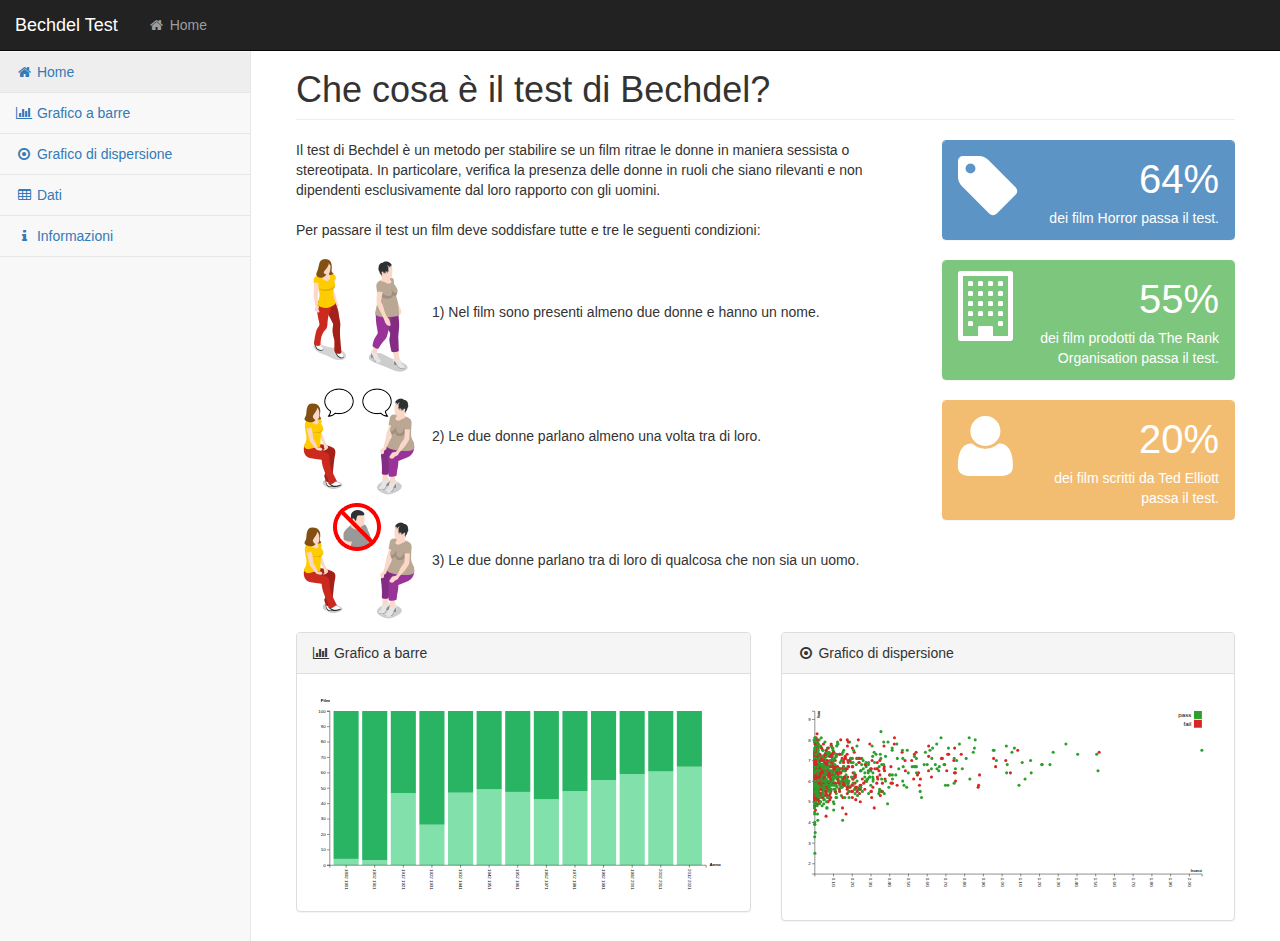
<file: home.html>
﻿<!DOCTYPE html>
<html lang="en">
<head>
    <meta charset="utf-8">
    <meta http-equiv="X-UA-Compatible" content="IE=edge">
    <meta name="viewport" content="width=device-width, initial-scale=1">
    <meta name="description" content="">
    <meta name="author" content="">
    <title>Bechdel Test - Home</title>
    <!-- Bootstrap Core CSS -->
    <link href="css/bootstrap.min.css" rel="stylesheet">
    <!-- MetisMenu CSS -->
    <link href="css/metisMenu.min.css" rel="stylesheet">
    <!-- Custom CSS -->
    <link href="css/startmin.css" rel="stylesheet">
    <!-- Custom Fonts -->
    <link href="css/font-awesome.min.css" rel="stylesheet" type="text/css">
    <!-- HTML5 Shim and Respond.js IE8 support of HTML5 elements and media queries -->
    <!-- WARNING: Respond.js doesn't work if you view the page via file:// -->
    <!--[if lt IE 9]>
    <script src="https://oss.maxcdn.com/libs/html5shiv/3.7.0/html5shiv.js"></script>
    <script src="https://oss.maxcdn.com/libs/respond.js/1.4.2/respond.min.js"></script>
    <![endif]-->
    <style>
        .updatePanel{
            opacity:0;
        }
    </style>
</head>
<body>
    <div id="wrapper">
        <!-- Navigation -->
        <nav class="navbar navbar-inverse navbar-fixed-top" role="navigation">
            <div class="navbar-header">
                <a class="navbar-brand" href="#">Bechdel Test</a>
            </div>
            <button type="button" class="navbar-toggle" data-toggle="collapse" data-target=".navbar-collapse">
                <span class="sr-only">Toggle navigation</span>
                <span class="icon-bar"></span>
                <span class="icon-bar"></span>
                <span class="icon-bar"></span>
            </button>
            <!-- Top Navigation: Left Menu -->
            <ul class="nav navbar-nav navbar-left navbar-top-links">
                <li><a href="home.html"><i class="fa fa-home fa-fw"></i> Home</a></li>
            </ul>
            <!-- Top Navigation: Right Menu -->
            <ul class="nav navbar-right navbar-top-links">
                <!--<li class="dropdown navbar-inverse">
                    <a class="dropdown-toggle" data-toggle="dropdown" href="#">
                        <i class="fa fa-bell fa-fw"></i> <b class="caret"></b>
                    </a>
                    <ul class="dropdown-menu dropdown-alerts">
                        <li>
                            <a href="#">
                                <div>
                                    <i class="fa fa-comment fa-fw"></i> New Comment
                                    <span class="pull-right text-muted small">4 minutes ago</span>
                                </div>
                            </a>
                        </li>
                        <li class="divider"></li>
                        <li>
                            <a class="text-center" href="#">
                                <strong>See All Alerts</strong>
                                <i class="fa fa-angle-right"></i>
                            </a>
                        </li>
                    </ul>
                </li>
                <li class="dropdown">
                    <a class="dropdown-toggle" data-toggle="dropdown" href="#">
                        <i class="fa fa-user fa-fw"></i> secondtruth <b class="caret"></b>
                    </a>
                    <ul class="dropdown-menu dropdown-user">
                        <li><a href="#"><i class="fa fa-user fa-fw"></i> User Profile</a>
                        </li>
                        <li><a href="#"><i class="fa fa-gear fa-fw"></i> Settings</a>
                        </li>
                        <li class="divider"></li>
                        <li><a href="#"><i class="fa fa-sign-out fa-fw"></i> Logout</a>
                        </li>
                    </ul>
                </li>-->
            </ul>
            <!-- Sidebar -->
            <div class="navbar-default sidebar" role="navigation">
                <div class="navbar-default sidebar" role="navigation">
                    <div class="sidebar-nav navbar-collapse collapse">
                        <ul class="nav" id="side-menu">
                            <li>
                                <a href="home.html" class="active" ><i class="fa fa-home fa-fw"></i> Home</a>
                            </li>
                            <li>
                                <a href="bar.html"><i class="fa fa-bar-chart-o fa-fw"></i> Grafico a barre</a>
                            </li>
                            <li>
                                <a href="scatter.html"><i class="fa fa-dot-circle-o fa-fw"></i> Grafico di dispersione</a>
                            </li>
                            <li>
                                <a href="table.html"><i class="fa fa-table fa-fw"></i> Dati</a>
                            </li>
                            <li>
                                <a href="info.html" ><i class="fa fa-info fa-fw"></i> Informazioni</a>
                            </li>
                            <!--<li>
                                <a href="#"><i class="fa fa-sitemap fa-fw"></i> Multi-Level Dropdown<span class="fa arrow"></span></a>
                                <ul class="nav nav-second-level">
                                    <li>
                                        <a href="#">Second Level Item</a>
                                    </li>
                                    <li>
                                        <a href="#">Third Level <span class="fa arrow"></span></a>
                                        <ul class="nav nav-third-level">
                                            <li>
                                                <a href="#">Third Level Item</a>
                                            </li>
                                        </ul>
                                    </li>
                                </ul>
                            </li>-->
                        </ul>
                    </div>
                </div>
            </div>
        </nav>
        <!-- Page Content -->
        <div id="page-wrapper">
            <div class="container-fluid">

                <div class="row">
                    <div class="col-lg-12">
                        <h1 class="page-header">Che cosa è il test di Bechdel?</h1>
                    </div>
                </div>
                <!-- ... Your content goes here ... -->
                <div class="row">
                    <div class="col-lg-8">
                        <p>
                            Il test di Bechdel è un metodo per stabilire se un film ritrae le donne in maniera sessista o stereotipata. In particolare, verifica la presenza delle donne in ruoli che siano rilevanti e non dipendenti esclusivamente dal loro rapporto con gli uomini.
                            <br /><br />Per passare il test un film deve soddisfare tutte e tre le seguenti condizioni:
                            <table>
                                <tr>
                                    <td>
                                        <img src="img/a.png" />
                                    </td>
                                    <td style="padding-left:12px;">
                                        1) Nel film sono presenti almeno due donne e hanno un nome.
                                    </td>
                                </tr>
                                <tr>
                                    <td>
                                        <img src="img/b.png" />
                                    </td>
                                    <td style="padding-left:12px;">
                                        2) Le due donne parlano almeno una volta tra di loro.
                                    </td>
                                </tr>
                                <tr>
                                    <td>
                                        <img src="img/c.png" />
                                    </td>
                                    <td style="padding-left:12px;">
                                        3) Le due donne parlano tra di loro di qualcosa che non sia un uomo.
                                    </td>
                                </tr>
                            </table>
                        </p>
                    </div>
                    <div class="col-lg-4">
                        <div class="updatePanel panel panel-primary">
                            <div class="panel-heading">
                                <div class="row">
                                    <div class="col-xs-3">
                                        <i class="icon fa fa-comments fa-5x"></i>
                                    </div>
                                    <div class="col-xs-9 text-right">
                                        <div class="huge"></div>
                                        <div class="desc"></div>
                                    </div>
                                </div>
                            </div>
                            <!--<a href="#">
                                <div class="panel-footer">
                                    <span class="pull-left">Dettagli</span>
                                    <span class="pull-right"><i class="fa fa-arrow-circle-right"></i></span>

                                    <div class="clearfix"></div>
                                </div>
                            </a>-->
                        </div>
                        <div class="updatePanel panel panel-primary">
                            <div class="panel-heading">
                                <div class="row">
                                    <div class="col-xs-3">
                                        <i class="icon fa fa-comments fa-5x"></i>
                                    </div>
                                    <div class="col-xs-9 text-right">
                                        <div class="huge"></div>
                                        <div class="desc"></div>
                                    </div>
                                </div>
                            </div>
                            <!--<a href="#">
                                <div class="panel-footer">
                                    <span class="pull-left">Dettagli</span>
                                    <span class="pull-right"><i class="fa fa-arrow-circle-right"></i></span>

                                    <div class="clearfix"></div>
                                </div>
                            </a>-->
                        </div>
                        <div class="updatePanel panel panel-primary">
                            <div class="panel-heading">
                                <div class="row">
                                    <div class="col-xs-3">
                                        <i class="icon fa fa-comments fa-5x"></i>
                                    </div>
                                    <div class="col-xs-9 text-right">
                                        <div class="huge"></div>
                                        <div class="desc"></div>
                                    </div>
                                </div>
                            </div>
                            <!--<a href="#">
            <div class="panel-footer">
                <span class="pull-left">Dettagli</span>
                <span class="pull-right"><i class="fa fa-arrow-circle-right"></i></span>

                <div class="clearfix"></div>
            </div>
        </a>-->
                        </div>
                    </div>
                </div>

                <div class="row">
                    <div class="col-lg-6">
                        <div class="panel panel-default">
                            <div class="panel-heading">
                                <i class="fa fa-bar-chart-o fa-fw"></i> Grafico a barre
                                <!--<div class="pull-right">
                                    <div class="btn-group">
                                        <button type="button" class="btn btn-default btn-xs dropdown-toggle" data-toggle="dropdown">
                                            Actions
                                            <span class="caret"></span>
                                        </button>
                                        <ul class="dropdown-menu pull-right" role="menu">
                                            <li>
                                                <a href="#">Action</a>
                                            </li>
                                            <li>
                                                <a href="#">Another action</a>
                                            </li>
                                            <li>
                                                <a href="#">Something else here</a>
                                            </li>
                                            <li class="divider"></li>
                                            <li>
                                                <a href="#">Separated link</a>
                                            </li>
                                        </ul>
                                    </div>
                                </div>-->
                            </div>
                            <!-- /.panel-heading -->
                            <div class="panel-body">
                                <div id="container1">

                                </div>
                            </div>
                            <!-- /.panel-body -->
                        </div>
                        <!-- /.panel -->
                    </div>
                    <div class="col-lg-6">
                        <div class="panel panel-default">
                            <div class="panel-heading">
                                <i class="fa fa-dot-circle-o fa-fw"></i> Grafico di dispersione
                                <!--<div class="pull-right">
                                    <div class="btn-group">
                                        <button type="button" class="btn btn-default btn-xs dropdown-toggle" data-toggle="dropdown">
                                            Actions
                                            <span class="caret"></span>
                                        </button>
                                        <ul class="dropdown-menu pull-right" role="menu">
                                            <li>
                                                <a href="#">Action</a>
                                            </li>
                                            <li>
                                                <a href="#">Another action</a>
                                            </li>
                                            <li>
                                                <a href="#">Something else here</a>
                                            </li>
                                            <li class="divider"></li>
                                            <li>
                                                <a href="#">Separated link</a>
                                            </li>
                                        </ul>
                                    </div>
                                </div>-->
                            </div>
                            <!-- /.panel-heading -->
                            <div class="panel-body">
                                <div id="container2">

                                </div>
                            </div>
                            <!-- /.panel-body -->
                        </div>
                        <!-- /.panel -->
                    </div>
                    <!-- /.col-lg-8 -->
                </div>
            </div>
        </div>
    </div>

    <!-- jQuery -->
    <script src="js/jquery.min.js"></script>
    <!-- Bootstrap Core JavaScript -->
    <script src="js/bootstrap.min.js"></script>
    <!-- Metis Menu Plugin JavaScript -->
    <script src="js/metisMenu.min.js"></script>
    <!-- Custom Theme JavaScript -->
    <script src="js/startmin.js"></script>
    <script src="js/reader.js"></script>
    <script src="js/d3.v4.min.js"></script>
    <script src="js/StackedBarChart.js"></script>
    <script src="js/Scatterplot.js"></script>

    <script>

        $(document).ready(function () {
            $(".updatePanel").each(function (index, pnl) { updatePanel(pnl); });

            setTimeout(function () {

                setInterval(function () {
                    updatePanel($(".updatePanel")[0]);
                }, 5000);
            }, 1000);
            setTimeout(function () {

                setInterval(function () {
                    updatePanel($(".updatePanel")[1]);
                }, 5000);
            }, 2000);
            setTimeout(function () {

                setInterval(function () {
                    updatePanel($(".updatePanel")[2]);
                }, 5000);
            }, 3000);



            var container1 = document.getElementById("container1");
            graph = new stackedBarChart(container1);

            var options = {
                "tipoVisualizzazione": 0,
                "percentuale": true,
                "raggruppaFail": true,
                "raggruppaAnno": 10,
                "tooltip": false,
                "affianca": false,
                "selezione": ["", ""],
                "allowPanZoom": false
            }

            graph.setOptions(options);
            graph.start();

            var container2 = document.getElementById("container2");
            plot = new scatterPlot(container2);

            var options2 = {
                "tipoVisualizzazione": 0,
                "raggruppaFail": true,
                "tooltip": false,
                "selezione": 0,
                "filtroAnno": [2010, 2017],
                "allowPanZoom": false
            }

            plot.setOptions(options2);
            plot.start();
        });

        function updatePanel(pnl) {
            var n = Math.trunc(Math.random() * 4);
            var icon = $(pnl).find(".icon");
            var number = $(pnl).find(".huge")[0];
            var desc = $(pnl).find(".desc")[0];

            prepare();

            function prepare() {

                var minimumNumberOfMovies, movieFileName, movieFK, itemFileName, itemPK;
                var color, img;
                var value, txt;

                switch (n) {
                    case 0:
                        // % dei film del genere X passano/non passano il test (almeno 10)
                        minimumNumberOfMovies = 10;
                        movieFileName = "docs/movies.csv";
                        movieFK = "genres_id";
                        itemFileName = "docs/genres.csv";
                        itemPK = "id";
                        color = "primary"

                        img = "fa-tag";
                        txt = "dei film ";
                        break;
                    case 1:
                        //% dei film del paese X passano/non passano il test (almeno 10)
                        minimumNumberOfMovies = 10;
                        movieFileName = "docs/movies.csv";
                        movieFK = "countries_id";
                        itemFileName = "docs/countries.csv";
                        itemPK = "id";
                        color = "red"

                        img = "fa-globe";
                        txt = "dei film prodotti in ";
                        break;
                    case 2:
                        //% dei film della casa di produzione X passano/non passano il test (almeno 10)
                        minimumNumberOfMovies = 10;
                        movieFileName = "docs/movies.csv";
                        movieFK = "companies_id";
                        itemFileName = "docs/companies.csv";
                        itemPK = "id";
                        color = "green"

                        img = "fa-building-o";
                        txt = "dei film prodotti da ";
                        break;
                    case 3:
                        var n2 = Math.trunc(Math.random() * 2);
                        //% dei film del regista/scrittore X passano/non passano il test (almeno 10)
                        minimumNumberOfMovies = 10;
                        movieFileName = "docs/movies.csv";
                        movieFK = n2 == 0 ? "writers_id" : "directors_id";
                        itemFileName = "docs/people.csv";
                        itemPK = "id";
                        color = "yellow"

                        img = "fa-user";
                        txt = "dei film " + (n2 == 0 ? "scritti" : "diretti") + " da ";
                        break;
                }
                var item = readRandomItem(movieFileName, movieFK, itemFileName, itemPK, minimumNumberOfMovies);
                value = Math.round((item.pass / item.tot * 100)) + "%";
                txt += item.name + " passa il test.<br/>";


                $(pnl).animate({ opacity: '0' }, 500, function () {
                    draw();
                    number.innerHTML = value;
                    desc.innerHTML = txt;
                    icon.attr("class", "icon fa " + img + " fa-5x");
                    $(pnl).attr("class", "updatePanel panel panel-" + color);
                });
            }

            function draw() {
                $(pnl).animate({ opacity: '1' }, 500);
            }

        }
    </script>
</body>
</html>
</file>
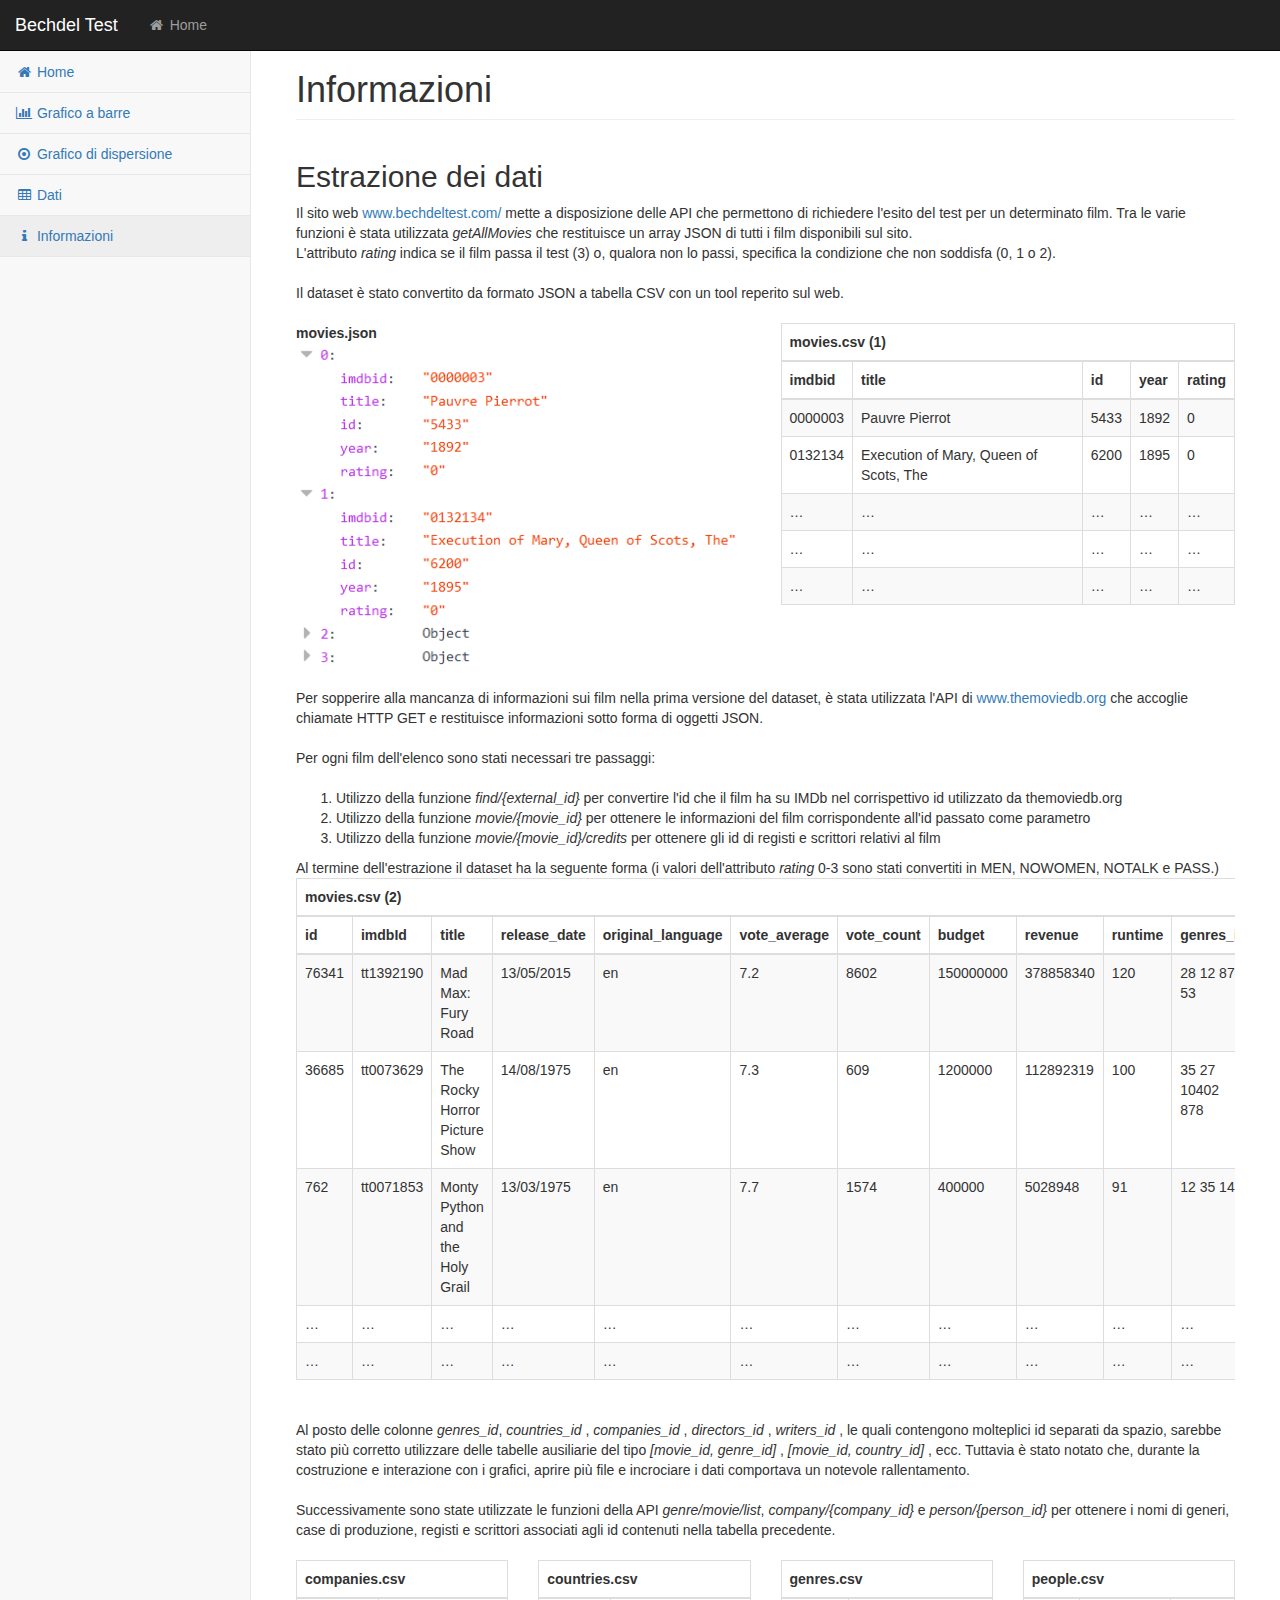
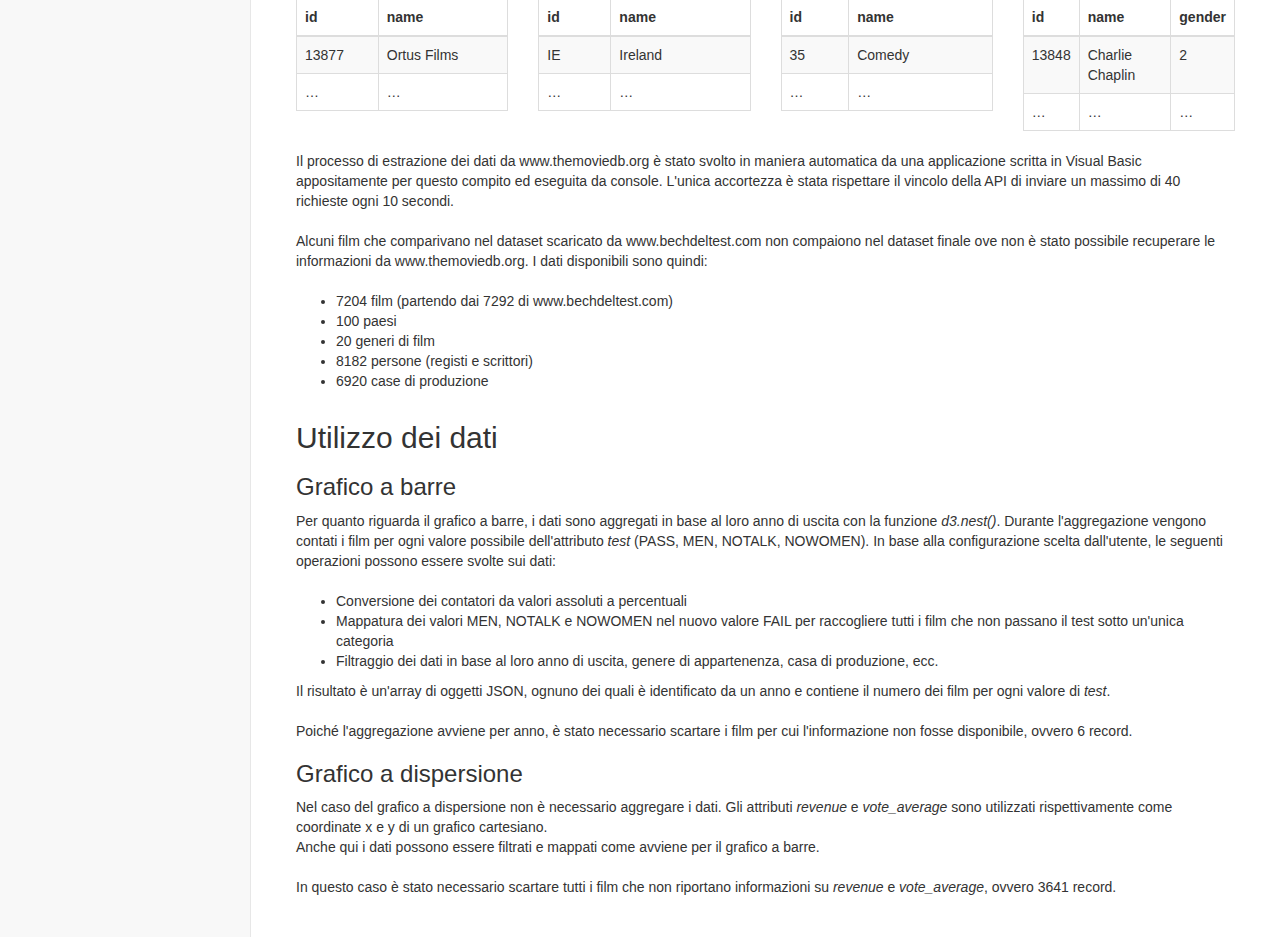
<file: info.html>
﻿<!DOCTYPE html>
<html lang="en">
<head>
    <meta charset="utf-8">
    <meta http-equiv="X-UA-Compatible" content="IE=edge">
    <meta name="viewport" content="width=device-width, initial-scale=1">
    <meta name="description" content="">
    <meta name="author" content="">
    <title>Bechdel Test - Informazioni</title>
    <!-- Bootstrap Core CSS -->
    <link href="css/bootstrap.min.css" rel="stylesheet">
    <!-- MetisMenu CSS -->
    <link href="css/metisMenu.min.css" rel="stylesheet">
    <!-- Custom CSS -->
    <link href="css/startmin.css" rel="stylesheet">
    <!-- Custom Fonts -->
    <link href="css/font-awesome.min.css" rel="stylesheet" type="text/css">
    <!-- HTML5 Shim and Respond.js IE8 support of HTML5 elements and media queries -->
    <!-- WARNING: Respond.js doesn't work if you view the page via file:// -->
    <!--[if lt IE 9]>
    <script src="https://oss.maxcdn.com/libs/html5shiv/3.7.0/html5shiv.js"></script>
    <script src="https://oss.maxcdn.com/libs/respond.js/1.4.2/respond.min.js"></script>
    <![endif]-->
    <style>
        .updatePanel {
            opacity: 0;
        }
    </style>
</head>
<body>
    <div id="wrapper">
        <!-- Navigation -->
        <nav class="navbar navbar-inverse navbar-fixed-top" role="navigation">
            <div class="navbar-header">
                <a class="navbar-brand" href="#">Bechdel Test</a>
            </div>
            <button type="button" class="navbar-toggle" data-toggle="collapse" data-target=".navbar-collapse">
                <span class="sr-only">Toggle navigation</span>
                <span class="icon-bar"></span>
                <span class="icon-bar"></span>
                <span class="icon-bar"></span>
            </button>
            <!-- Top Navigation: Left Menu -->
            <ul class="nav navbar-nav navbar-left navbar-top-links">
                <li><a href="home.html"><i class="fa fa-home fa-fw"></i> Home</a></li>
            </ul>
            <!-- Top Navigation: Right Menu -->
            <ul class="nav navbar-right navbar-top-links">
                <!--<li class="dropdown navbar-inverse">
                    <a class="dropdown-toggle" data-toggle="dropdown" href="#">
                        <i class="fa fa-bell fa-fw"></i> <b class="caret"></b>
                    </a>
                    <ul class="dropdown-menu dropdown-alerts">
                        <li>
                            <a href="#">
                                <div>
                                    <i class="fa fa-comment fa-fw"></i> New Comment
                                    <span class="pull-right text-muted small">4 minutes ago</span>
                                </div>
                            </a>
                        </li>
                        <li class="divider"></li>
                        <li>
                            <a class="text-center" href="#">
                                <strong>See All Alerts</strong>
                                <i class="fa fa-angle-right"></i>
                            </a>
                        </li>
                    </ul>
                </li>
                <li class="dropdown">
                    <a class="dropdown-toggle" data-toggle="dropdown" href="#">
                        <i class="fa fa-user fa-fw"></i> secondtruth <b class="caret"></b>
                    </a>
                    <ul class="dropdown-menu dropdown-user">
                        <li><a href="#"><i class="fa fa-user fa-fw"></i> User Profile</a>
                        </li>
                        <li><a href="#"><i class="fa fa-gear fa-fw"></i> Settings</a>
                        </li>
                        <li class="divider"></li>
                        <li><a href="#"><i class="fa fa-sign-out fa-fw"></i> Logout</a>
                        </li>
                    </ul>
                </li>-->
            </ul>
            <!-- Sidebar -->
            <div class="navbar-default sidebar" role="navigation">
                <div class="navbar-default sidebar" role="navigation">
                    <div class="sidebar-nav navbar-collapse collapse">
                        <ul class="nav" id="side-menu">
                            <li>
                                <a href="home.html"><i class="fa fa-home fa-fw"></i> Home</a>
                            </li>
                            <li>
                                <a href="bar.html"><i class="fa fa-bar-chart-o fa-fw"></i> Grafico a barre</a>
                            </li>
                            <li>
                                <a href="scatter.html"><i class="fa fa-dot-circle-o fa-fw"></i> Grafico di dispersione</a>
                            </li>
                            <li>
                                <a href="table.html"><i class="fa fa-table fa-fw"></i> Dati</a>
                            </li>
                            <li>
                                <a href="info.html"><i class="fa fa-info fa-fw"></i> Informazioni</a>
                            </li>
                            <!--<li>
                                <a href="#"><i class="fa fa-sitemap fa-fw"></i> Multi-Level Dropdown<span class="fa arrow"></span></a>
                                <ul class="nav nav-second-level">
                                    <li>
                                        <a href="#">Second Level Item</a>
                                    </li>
                                    <li>
                                        <a href="#">Third Level <span class="fa arrow"></span></a>
                                        <ul class="nav nav-third-level">
                                            <li>
                                                <a href="#">Third Level Item</a>
                                            </li>
                                        </ul>
                                    </li>
                                </ul>
                            </li>-->
                        </ul>
                    </div>
                </div>
            </div>
        </nav>
        <!-- Page Content -->
        <div id="page-wrapper">
            <div class="container-fluid">

                <div class="row">
                    <div class="col-lg-12">
                        <h1 class="page-header">Informazioni</h1>
                    </div>
                </div>
                <!-- ... Your content goes here ... -->
                <div class="row">
                    <div class="col-lg-12">
                        <h2>Estrazione dei dati</h2>
                            Il sito web <a href="http://bechdeltest.com/">www.bechdeltest.com/</a> mette a disposizione delle API che permettono di richiedere l'esito del test per un determinato film. Tra le varie funzioni è stata utilizzata <i>getAllMovies</i> che restituisce un array JSON di tutti i film disponibili sul sito. 
                        <br />L'attributo <i>rating</i> indica se il film passa il test (3) o, qualora non lo passi, specifica la condizione che non soddisfa (0, 1 o 2).
                            <br />
                            <br />
                            Il dataset è stato convertito da formato JSON a tabella CSV con un tool reperito sul web.
                            <br />
                            <br />
                    </div>
                </div>
                <div class="row">
                    <div class="col-lg-6">
                        <strong>movies.json</strong>
                        <br />
                        <img src="img/info1.png" style="max-width:100%;height:auto;" />
                    </div>
                    <div class="col-lg-6">
                        <div class="table-responsive">
                            <table class="table table-bordered table-hover table-striped">
                                <thead>
                                    <tr>
                                        <th colspan="5">
                                            movies.csv (1)
                                        </th>
                                    </tr>
                                    <tr>
                                        <th>
                                            imdbid
                                        </th>
                                        <th>
                                            title
                                        </th>
                                        <th>
                                            id
                                        </th>
                                        <th>
                                            year
                                        </th>
                                        <th>
                                            rating
                                        </th>
                                    </tr>
                                </thead>
                                <tbody>
                                    <tr>
                                        <td>0000003</td>
                                        <td>Pauvre Pierrot</td>
                                        <td>5433</td>
                                        <td>1892</td>
                                        <td>0</td>
                                    </tr>
                                    <tr>
                                        <td>0132134</td>
                                        <td>Execution of Mary, Queen of Scots, The</td>
                                        <td>6200</td>
                                        <td>1895</td>
                                        <td>0</td>
                                    </tr>
                                    <tr>
                                        <td>&hellip;</td>
                                        <td>&hellip;</td>
                                        <td>&hellip;</td>
                                        <td>&hellip;</td>
                                        <td>&hellip;</td>
                                    </tr>
                                    <tr>
                                        <td>&hellip;</td>
                                        <td>&hellip;</td>
                                        <td>&hellip;</td>
                                        <td>&hellip;</td>
                                        <td>&hellip;</td>
                                    </tr>
                                    <tr>
                                        <td>&hellip;</td>
                                        <td>&hellip;</td>
                                        <td>&hellip;</td>
                                        <td>&hellip;</td>
                                        <td>&hellip;</td>
                                    </tr>
                                </tbody>
                            </table>
                        </div>
                    </div>
                </div>
                <br />
                <div class="row">
                    <div class="col-lg-12">
                            Per sopperire alla mancanza di informazioni sui film nella prima versione del dataset, è stata utilizzata l'API di <a href="https://www.themoviedb.org/documentation/api/">www.themoviedb.org</a> che accoglie chiamate HTTP GET e restituisce informazioni sotto forma di oggetti JSON.
                        <br />
                            <br />
                            Per ogni film dell'elenco sono stati necessari tre passaggi:
                        <br />
                        <br />
                            <ol>
                                <li>
                                    Utilizzo della funzione <i>find/{external_id}</i> per convertire l'id che il film ha su IMDb nel corrispettivo id utilizzato da themoviedb.org
                                </li>
                                <li>
                                    Utilizzo della funzione <i>movie/{movie_id}</i> per ottenere le informazioni del film corrispondente all'id passato come parametro
                                </li>
                                <li>
                                    Utilizzo della funzione <i>movie/{movie_id}/credits</i> per ottenere gli id di registi e scrittori relativi al film
                                </li>
                            </ol>
                            Al termine dell'estrazione il dataset ha la seguente forma (i valori dell'attributo <i>rating</i> 0-3 sono stati convertiti in MEN, NOWOMEN, NOTALK e PASS.)
                        <div class="table-responsive">
                            <table class="table table-bordered table-hover table-striped">
                                <thead>
                                    <tr>
                                        <th colspan="18">
                                            movies.csv (2)
                                        </th>
                                    </tr>
                                    <tr>
                                        <th>
                                            id
                                        </th>
                                        <th>
                                            imdbId
                                        </th>
                                        <th>
                                            title
                                        </th>
                                        <th>
                                            release_date
                                        </th>
                                        <th>
                                            original_language
                                        </th>
                                        <th>
                                            vote_average
                                        </th>
                                        <th>
                                            vote_count
                                        </th>
                                        <th>
                                            budget
                                        </th>
                                        <th>
                                            revenue
                                        </th>
                                        <th>
                                            runtime
                                        </th>
                                        <th>
                                            genres_id
                                        </th>
                                        <th>
                                            countries_id
                                        </th>
                                        <th>
                                            companies_id
                                        </th>
                                        <th>
                                            year
                                        </th>
                                        <th>
                                            test
                                        </th>
                                        <th>
                                            binary
                                        </th>
                                        <th>
                                            directors_id
                                        </th>
                                        <th>
                                            writers_id
                                        </th>
                                    </tr>
                                </thead>
                                <tbody>
                                    <tr>
                                        <td>
                                            76341
                                        </td>
                                        <td>
                                            tt1392190
                                        </td>
                                        <td>
                                            Mad Max: Fury Road
                                        </td>
                                        <td>
                                            13/05/2015
                                        </td>
                                        <td>
                                            en
                                        </td>
                                        <td>
                                            7.2
                                        </td>
                                        <td>
                                            8602
                                        </td>
                                        <td>
                                            150000000
                                        </td>
                                        <td>
                                            378858340
                                        </td>
                                        <td>
                                            120
                                        </td>
                                        <td>
                                            28 12 878 53
                                        </td>
                                        <td>
                                            AU US
                                        </td>
                                        <td>
                                            79 2537 6194
                                        </td>
                                        <td>
                                            2015
                                        </td>
                                        <td>
                                            pass
                                        </td>
                                        <td>
                                            PASS
                                        </td>
                                        <td>
                                            20629
                                        </td>
                                        <td>
                                            20629 1027146 1468313

                                        </td>
                                    </tr>
                                    <tr>
                                        <td>36685</td>
                                        <td>tt0073629</td>
                                        <td>The Rocky Horror Picture Show</td>
                                        <td>14/08/1975</td>
                                        <td>
                                            en
                                        </td>
                                        <td>7.3</td>
                                        <td>609</td>
                                        <td>1200000</td>
                                        <td>112892319</td>
                                        <td>100</td>
                                        <td>35 27 10402 878</td>
                                        <td>GB US</td>
                                        <td>306 463</td>
                                        <td>1975</td>
                                        <td>pass</td>
                                        <td>PASS</td>
                                        <td>13484</td>
                                        <td>13484 13474</td>
                                    </tr>
                                    <tr>


                                        <td>
                                            762
                                        </td>
                                        <td>tt0071853</td>
                                        <td>Monty Python and the Holy Grail</td>
                                        <td>13/03/1975</td>
                                        <td>en</td>
                                        <td>7.7</td>
                                        <td>1574</td>
                                        <td>400000</td>
                                        <td>5028948</td>
                                        <td>91</td>
                                        <td>12 35 14</td>
                                        <td>GB</td>
                                        <td>416 463 464 465</td>
                                        <td>1975</td>
                                        <td>men</td>
                                        <td>FAIL</td>
                                        <td>280 10707</td>
                                        <td>10722 8930 10713 280 10707 383</td>
                                    </tr>
                                    <tr>
                                        <td>
                                            &hellip;
                                        </td>
                                        <td>
                                            &hellip;
                                        </td>
                                        <td>
                                            &hellip;
                                        </td>
                                        <td>
                                            &hellip;
                                        </td>
                                        <td>
                                            &hellip;
                                        </td>
                                        <td>
                                            &hellip;
                                        </td>
                                        <td>
                                            &hellip;
                                        </td>
                                        <td>
                                            &hellip;
                                        </td>
                                        <td>
                                            &hellip;
                                        </td>
                                        <td>
                                            &hellip;
                                        </td>
                                        <td>
                                            &hellip;
                                        </td>
                                        <td>
                                            &hellip;
                                        </td>
                                        <td>
                                            &hellip;
                                        </td>
                                        <td>
                                            &hellip;
                                        </td>
                                        <td>
                                            &hellip;
                                        </td>
                                        <td>
                                            &hellip;
                                        </td>
                                        <td>
                                            &hellip;
                                        </td>
                                        <td>
                                            &hellip;
                                        </td>
                                    </tr>
                                    <tr>
                                        <td>
                                            &hellip;
                                        </td>
                                        <td>
                                            &hellip;
                                        </td>
                                        <td>
                                            &hellip;
                                        </td>
                                        <td>
                                            &hellip;
                                        </td>
                                        <td>
                                            &hellip;
                                        </td>
                                        <td>
                                            &hellip;
                                        </td>
                                        <td>
                                            &hellip;
                                        </td>
                                        <td>
                                            &hellip;
                                        </td>
                                        <td>
                                            &hellip;
                                        </td>
                                        <td>
                                            &hellip;
                                        </td>
                                        <td>
                                            &hellip;
                                        </td>
                                        <td>
                                            &hellip;
                                        </td>
                                        <td>
                                            &hellip;
                                        </td>
                                        <td>
                                            &hellip;
                                        </td>
                                        <td>
                                            &hellip;
                                        </td>
                                        <td>
                                            &hellip;
                                        </td>
                                        <td>
                                            &hellip;
                                        </td>
                                        <td>
                                            &hellip;
                                        </td>
                                    </tr>
                                </tbody>
                            </table>
                        </div>
                        <br />
                        Al posto delle colonne <i>genres_id</i>, <i>
                            countries_id
                        </i>, <i>
                            companies_id
                        </i>, <i>
                            directors_id
                        </i>, <i>
                            writers_id
                        </i>, le quali contengono molteplici id separati da spazio, sarebbe stato più corretto utilizzare delle tabelle ausiliarie del tipo <i>
    [movie_id, genre_id]
</i>, <i>
    [movie_id, country_id]
</i>, ecc. Tuttavia è stato notato che, durante la costruzione e interazione con i grafici, aprire più file e incrociare i dati comportava un notevole rallentamento.
    <br />
    <br />
    Successivamente sono state utilizzate le funzioni della API <i>genre/movie/list</i>, <i>company/{company_id}</i> e <i>person/{person_id}</i> per ottenere i nomi di generi, case di produzione, registi e scrittori associati agli id contenuti nella tabella precedente.
</div>
                </div>
                <br />
                <div class="row">
                    <div class="col-lg-3">
                        <div class="table-responsive">
                            <table class="table table-bordered table-hover table-striped">
                                <thead>
                                    <tr>
                                        <th colspan="2">
                                            companies.csv
                                        </th>
                                    </tr>
                                    <tr>
                                        <th>
                                            id
                                        </th>
                                        <th>
                                            name
                                        </th>
                                    </tr>
                                </thead>
                                <tbody>
                                    <tr>
                                        <td>
                                            13877
                                        </td>
                                        <td>
                                            Ortus Films
                                        </td>
                                    </tr>
                                    <tr>
                                        <td>
                                            &hellip;
                                        </td>
                                        <td>
                                            &hellip;
                                        </td>
                                    </tr>
                                </tbody>
                            </table>
                        </div>
                    </div>
                    <div class="col-lg-3">
                        <div class="table-responsive">
                            <table class="table table-bordered table-hover table-striped">
                                <thead>
                                    <tr>
                                        <th colspan="2">
                                            countries.csv
                                        </th>
                                    </tr>
                                    <tr>
                                        <th>
                                            id
                                        </th>
                                        <th>
                                            name
                                        </th>
                                    </tr>
                                </thead>
                                <tbody>
                                    <tr>
                                        <td>
                                            IE
                                        </td>
                                        <td>
                                            Ireland
                                        </td>
                                    </tr>
                                    <tr>
                                        <td>
                                            &hellip;
                                        </td>
                                        <td>
                                            &hellip;
                                        </td>
                                    </tr>
                                </tbody>
                            </table>
                        </div>
                    </div>
                    <div class="col-lg-3">

                        <div class="table-responsive">
                            <table class="table table-bordered table-hover table-striped">
                                <thead>
                                    <tr>
                                        <th colspan="2">
                                            genres.csv
                                        </th>
                                    </tr>
                                    <tr>
                                        <th>
                                            id
                                        </th>
                                        <th>
                                            name
                                        </th>
                                    </tr>
                                </thead>
                                <tbody>
                                    <tr>
                                        <td>35</td>
                                        <td>
                                            Comedy
                                        </td>
                                    </tr>
                                    <tr>
                                        <td>
                                            &hellip;
                                        </td>
                                        <td>
                                            &hellip;
                                        </td>
                                    </tr>
                                </tbody>
                            </table>
                        </div>
                    </div>
                    <div class="col-lg-3">
                        <div class="table-responsive">
                            <table class="table table-bordered table-hover table-striped">
                                <thead>
                                    <tr>
                                        <th colspan="3">
                                            people.csv
                                        </th>
                                    </tr>
                                    <tr>
                                        <th>
                                            id
                                        </th>
                                        <th>
                                            name
                                        </th>
                                        <th>
                                            gender
                                        </th>
                                    </tr>
                                </thead>
                                <tbody>
                                    <tr>
                                        <td>
                                            13848
                                        </td>
                                        <td>
                                            Charlie Chaplin
                                        </td>
                                        <td>
                                            2
                                        </td>
                                    </tr>
                                    <tr>
                                        <td>
                                            &hellip;
                                        </td>
                                        <td>
                                            &hellip;
                                        </td>
                                        <td>
                                            &hellip;
                                        </td>
                                    </tr>
                                </tbody>
                            </table>
                        </div>
                    </div>
                </div>
                <div class="row">
                    <div class="col-lg-12">
                        Il processo di estrazione dei dati da www.themoviedb.org è stato svolto in maniera automatica da una applicazione scritta in Visual Basic appositamente per questo compito ed eseguita da console. L'unica accortezza è stata rispettare il vincolo della API di inviare un massimo di 40 richieste ogni 10 secondi. 
                        <br />
                        <br />
                        Alcuni film che comparivano nel dataset scaricato da www.bechdeltest.com non compaiono nel dataset finale ove non è stato possibile recuperare le informazioni da www.themoviedb.org.
                        I dati disponibili sono quindi:
                        <br /><br />
                        <ul>
                            <li>
                                7204 film (partendo dai 7292 di www.bechdeltest.com)
                            </li>
                            <li>
                                100 paesi
                            </li>
                            <li>
                                20 generi di film
                            </li>
                            <li>
                                8182 persone (registi e scrittori)
                            </li>
                            <li>
                                6920 case di produzione
                            </li>
                        </ul>
                        </div>
                </div>
                <div class="row">
                    <div class="col-lg-12">
                        <h2>Utilizzo dei dati</h2>
                        <h3>
                            Grafico a barre
                        </h3>
                        Per quanto riguarda il grafico a barre, i dati sono aggregati in base al loro anno di uscita con la funzione <i>d3.nest()</i>.
                        Durante l'aggregazione vengono contati i film per ogni valore possibile dell'attributo <i>test</i> (PASS, MEN, NOTALK, NOWOMEN).
                        In base alla configurazione scelta dall'utente, le seguenti operazioni possono essere svolte sui dati:
                        <br />
                        <br />
                        <ul>
                            <li>
                                Conversione dei contatori da valori assoluti a percentuali
                            </li>
                            <li>
                                Mappatura dei valori MEN, NOTALK e NOWOMEN nel nuovo valore FAIL per raccogliere tutti i film che non passano il test sotto un'unica categoria
                            </li>
                            <li>
                                Filtraggio dei dati in base al loro anno di uscita, genere di appartenenza, casa di produzione, ecc.
                            </li>
                        </ul>
                        Il risultato è un'array di oggetti JSON, ognuno dei quali è identificato da un anno e contiene il numero dei film per ogni valore di <i>test</i>.
                        <br /><br />
                        Poiché l'aggregazione avviene per anno, è stato necessario scartare i film per cui l'informazione non fosse disponibile, ovvero 6 record.
                        <h3>
                            Grafico a dispersione
                        </h3>
                        Nel caso del grafico a dispersione non è necessario aggregare i dati. Gli attributi <i>revenue</i> e <i>vote_average</i> sono utilizzati rispettivamente come coordinate x e y di un grafico cartesiano.
                        <br />
                        Anche qui i dati possono essere filtrati e mappati come avviene per il grafico a barre.
                        <br /><br />
                        In questo caso è stato necessario scartare tutti i film che non riportano informazioni su <i>revenue</i> e <i>vote_average</i>, ovvero 3641 record.
                    </div>
                </div>
                <br /><br />
            </div>
        </div>
    </div>

    <!-- jQuery -->
    <script src="js/jquery.min.js"></script>
    <!-- Bootstrap Core JavaScript -->
    <script src="js/bootstrap.min.js"></script>
    <!-- Metis Menu Plugin JavaScript -->
    <script src="js/metisMenu.min.js"></script>
    <!-- Custom Theme JavaScript -->
    <script src="js/startmin.js"></script>
</body>
</html>
</file>
<file: css/metisMenu.min.css>
/*
 * metismenu - v1.1.3
 * Easy menu jQuery plugin for Twitter Bootstrap 3
 * https://github.com/onokumus/metisMenu
 *
 * Made by Osman Nuri Okumus
 * Under MIT License
 */

.arrow{float:right;line-height:1.42857}.glyphicon.arrow:before{content:"\e079"}.active>a>.glyphicon.arrow:before{content:"\e114"}.fa.arrow:before{content:"\f104"}.active>a>.fa.arrow:before{content:"\f107"}.plus-times{float:right}.fa.plus-times:before{content:"\f067"}.active>a>.fa.plus-times{filter:progid:DXImageTransform.Microsoft.BasicImage(rotation=1);-webkit-transform:rotate(45deg);-moz-transform:rotate(45deg);-ms-transform:rotate(45deg);-o-transform:rotate(45deg);transform:rotate(45deg)}.plus-minus{float:right}.fa.plus-minus:before{content:"\f067"}.active>a>.fa.plus-minus:before{content:"\f068"}
</file>
<file: css/startmin.css>
/*!
 * Start Bootstrap - SB Admin 2 Bootstrap Admin Theme (http://startbootstrap.com)
 * Code licensed under the Apache License v2.0.
 * For details, see http://www.apache.org/licenses/LICENSE-2.0.
 */

body {
    background-color: #f8f8f8;
}

#wrapper {
    width: 100%;
}

#page-wrapper {
    padding: 30px 15px 0 15px;
    min-height: 568px;
    background-color: #fff;
}

@media(min-width:768px) {
    #page-wrapper {
        position: inherit;
        margin-left: 250px;
        padding: 30px 30px 0 30px;
        border-left: 1px solid #e7e7e7;
    }
}

.navbar-header {
    float: left;
}

.navbar-left {
    float: left;
}

.navbar-right {
    text-align: right;
}

.navbar-top-links {
    margin: 0;
}

.navbar-top-links li {
    display: inline-block;
}

.navbar-top-links li:last-child {
    margin-right: 6px;
}

.navbar-top-links li a {
    padding: 15px;
    min-height: 50px;
}

.navbar-top-links>li>a {
    color: #999;
}

.navbar-top-links>li>a:hover, .navbar-top-links>li>a:focus, .navbar-top-links>.open>a, .navbar-top-links>.open>a:hover, .navbar-top-links>.open>a:focus {
    color: #fff;
    background-color: #222;
}

.navbar-top-links .dropdown-menu li {
    display: block;
}

.navbar-top-links .dropdown-menu li:last-child {
    margin-right: 0;
}

.navbar-top-links .dropdown-menu li a {
    padding: 3px 20px;
    min-height: 0;
}

.navbar-top-links .dropdown-menu li a div {
    white-space: normal;
}

.navbar-top-links .dropdown-messages,
.navbar-top-links .dropdown-tasks,
.navbar-top-links .dropdown-alerts {
    width: 310px;
    min-width: 0;
}

.navbar-top-links .dropdown-messages {
    margin-left: 5px;
}

.navbar-top-links .dropdown-tasks {
    margin-left: -59px;
}

.navbar-top-links .dropdown-alerts {
    margin-left: -123px;
}

.navbar-top-links .dropdown-user {
    right: 0;
    left: auto;
}

.sidebar .sidebar-nav.navbar-collapse {
    padding-right: 0;
    padding-left: 0;
}

.sidebar .sidebar-search {
    padding: 15px;
}

.sidebar ul li {
    border-bottom: 1px solid #e7e7e7;
}

.sidebar ul li a.active {
    background-color: #eee;
}

.sidebar .arrow {
    float: right;
}

.sidebar .fa.arrow:before {
    content: "\f104";
}

.sidebar .active>a>.fa.arrow:before {
    content: "\f107";
}

.sidebar .nav-second-level li,
.sidebar .nav-third-level li {
    border-bottom: 0!important;
}

.sidebar .nav-second-level li a {
    padding-left: 37px;
}

.sidebar .nav-third-level li a {
    padding-left: 52px;
}

@media(min-width:768px) {
    .sidebar {
        z-index: 1;
        position: absolute;
        width: 250px;
        margin-top: 26px;
    }

    .navbar-top-links .dropdown-messages,
    .navbar-top-links .dropdown-tasks,
    .navbar-top-links .dropdown-alerts {
        margin-left: auto;
    }
}

.btn-outline {
    color: inherit;
    background-color: transparent;
    transition: all .5s;
}

.btn-primary.btn-outline {
    color: #428bca;
}

.btn-success.btn-outline {
    color: #5cb85c;
}

.btn-info.btn-outline {
    color: #5bc0de;
}

.btn-warning.btn-outline {
    color: #f0ad4e;
}

.btn-danger.btn-outline {
    color: #d9534f;
}

.btn-primary.btn-outline:hover,
.btn-success.btn-outline:hover,
.btn-info.btn-outline:hover,
.btn-warning.btn-outline:hover,
.btn-danger.btn-outline:hover {
    color: #fff;
}

.chat {
    margin: 0;
    padding: 0;
    list-style: none;
}

.chat li {
    margin-bottom: 10px;
    padding-bottom: 5px;
    border-bottom: 1px dotted #999;
}

.chat li.left .chat-body {
    margin-left: 60px;
}

.chat li.right .chat-body {
    margin-right: 60px;
}

.chat li .chat-body p {
    margin: 0;
}

.panel .slidedown .glyphicon,
.chat .glyphicon {
    margin-right: 5px;
}

.chat-panel .panel-body {
    height: 350px;
    overflow-y: scroll;
}

.login-panel {
    margin-top: 25%;
}

.flot-chart {
    display: block;
    height: 400px;
}

.flot-chart-content {
    width: 100%;
    height: 100%;
}

.dataTables_wrapper {
    position: relative;
    clear: both;
}

table.dataTable thead .sorting,
table.dataTable thead .sorting_asc,
table.dataTable thead .sorting_desc,
table.dataTable thead .sorting_asc_disabled,
table.dataTable thead .sorting_desc_disabled {
    background: 0 0;
}

table.dataTable thead .sorting_asc:after {
    content: "\f0de";
    float: right;
    font-family: fontawesome;
}

table.dataTable thead .sorting_desc:after {
    content: "\f0dd";
    float: right;
    font-family: fontawesome;
}

table.dataTable thead .sorting:after {
    content: "\f0dc";
    float: right;
    font-family: fontawesome;
    color: rgba(50,50,50,.5);
}

.btn-circle {
    width: 30px;
    height: 30px;
    padding: 6px 0;
    border-radius: 15px;
    text-align: center;
    font-size: 12px;
    line-height: 1.428571429;
}

.btn-circle.btn-lg {
    width: 50px;
    height: 50px;
    padding: 10px 16px;
    border-radius: 25px;
    font-size: 18px;
    line-height: 1.33;
}

.btn-circle.btn-xl {
    width: 70px;
    height: 70px;
    padding: 10px 16px;
    border-radius: 35px;
    font-size: 24px;
    line-height: 1.33;
}

.show-grid [class^=col-] {
    padding-top: 10px;
    padding-bottom: 10px;
    border: 1px solid #ddd;
    background-color: #eee!important;
}

.show-grid {
    margin: 15px 0;
}

.huge {
    font-size: 40px;
}

.panel-green {
    border-color: #5cb85c;
}

.panel-green .panel-heading {
    border-color: #5cb85c;
    color: #fff;
    background-color: #5cb85c;
}

.panel-green a {
    color: #5cb85c;
}

.panel-green a:hover {
    color: #3d8b3d;
}

.panel-red {
    border-color: #d9534f;
}

.panel-red .panel-heading {
    border-color: #d9534f;
    color: #fff;
    background-color: #d9534f;
}

.panel-red a {
    color: #d9534f;
}

.panel-red a:hover {
    color: #b52b27;
}

.panel-yellow {
    border-color: #f0ad4e;
}

.panel-yellow .panel-heading {
    border-color: #f0ad4e;
    color: #fff;
    background-color: #f0ad4e;
}

.panel-yellow a {
    color: #f0ad4e;
}

.panel-yellow a:hover {
    color: #df8a13;
}

/* Hero Widgets */
.hero-widget {
    text-align: center;
    padding-top: 20px;
    padding-bottom: 20px;
}
.hero-widget .icon {
    display: block;
    font-size: 96px;
    line-height: 96px;
    margin-bottom: 10px;
    text-align: center;
}
.hero-widget .value {
    display: block;
    height: 64px;
    font-size: 64px;
    line-height: 64px;
    font-style: normal;
}
.hero-widget label { font-size: 17px; }
.hero-widget .options { margin-top: 10px; }

/* Tabbed Panels */
.panel.tabbed-panel .panel-heading{
    padding-top: 5px;
    padding-right: 5px;
    padding-bottom: 0;
}
.panel.tabbed-panel .panel-heading .panel-title{
    padding: 9px 0;
    font-size: 1em;
    line-height: 1em;
}
.panel.tabbed-panel .nav-tabs{
    border-bottom: none;
}
.panel.tabbed-panel .nav-tabs > li > a{
    line-height: 1em;
}
.panel.tabbed-panel .nav-justified{
    margin-bottom: -1px;
}

.tabbed-panel.panel-default .nav-tabs > li > a,
.tabbed-panel.panel-default .nav-tabs > li > a:hover,
.tabbed-panel.panel-default .nav-tabs > li > a:focus {
    color: #777;
}
.tabbed-panel.panel-default .nav-tabs > .open > a,
.tabbed-panel.panel-default .nav-tabs > .open > a:hover,
.tabbed-panel.panel-default .nav-tabs > .open > a:focus,
.tabbed-panel.panel-default .nav-tabs > li > a:hover,
.tabbed-panel.panel-default .nav-tabs > li > a:focus {
    color: #777;
    background-color: #ddd;
    border-color: transparent;
}
.tabbed-panel.panel-default .nav-tabs > li.active > a,
.tabbed-panel.panel-default .nav-tabs > li.active > a:hover,
.tabbed-panel.panel-default .nav-tabs > li.active > a:focus {
    color: #555;
    background-color: #fff;
    border-color: #ddd;
    border-bottom-color: transparent;
}
.tabbed-panel.panel-default .nav-tabs > li.dropdown .dropdown-menu {
    background-color: #f5f5f5;
    border-color: #ddd;
}
.tabbed-panel.panel-default .nav-tabs > li.dropdown .dropdown-menu > li > a {
    color: #777;
}
.tabbed-panel.panel-default .nav-tabs > li.dropdown .dropdown-menu > li > a:hover,
.tabbed-panel.panel-default .nav-tabs > li.dropdown .dropdown-menu > li > a:focus {
    background-color: #ddd;
}
.tabbed-panel.panel-default .nav-tabs > li.dropdown .dropdown-menu > .active > a,
.tabbed-panel.panel-default .nav-tabs > li.dropdown .dropdown-menu > .active > a:hover,
.tabbed-panel.panel-default .nav-tabs > li.dropdown .dropdown-menu > .active > a:focus {
    color: #fff;
    background-color: #555;
}

.tabbed-panel.panel-primary .nav-tabs > li > a,
.tabbed-panel.panel-primary .nav-tabs > li > a:hover,
.tabbed-panel.panel-primary .nav-tabs > li > a:focus {
    color: #fff;
}
.tabbed-panel.panel-primary .nav-tabs > .open > a,
.tabbed-panel.panel-primary .nav-tabs > .open > a:hover,
.tabbed-panel.panel-primary .nav-tabs > .open > a:focus,
.tabbed-panel.panel-primary .nav-tabs > li > a:hover,
.tabbed-panel.panel-primary .nav-tabs > li > a:focus {
    color: #fff;
    background-color: #3071a9;
    border-color: transparent;
}
.tabbed-panel.panel-primary .nav-tabs > li.active > a,
.tabbed-panel.panel-primary .nav-tabs > li.active > a:hover,
.tabbed-panel.panel-primary .nav-tabs > li.active > a:focus {
    color: #428bca;
    background-color: #fff;
    border-color: #428bca;
    border-bottom-color: transparent;
}
.tabbed-panel.panel-primary .nav-tabs > li.dropdown .dropdown-menu {
    background-color: #428bca;
    border-color: #3071a9;
}
.tabbed-panel.panel-primary .nav-tabs > li.dropdown .dropdown-menu > li > a {
    color: #fff;
}
.tabbed-panel.panel-primary .nav-tabs > li.dropdown .dropdown-menu > li > a:hover,
.tabbed-panel.panel-primary .nav-tabs > li.dropdown .dropdown-menu > li > a:focus {
    background-color: #3071a9;
}
.tabbed-panel.panel-primary .nav-tabs > li.dropdown .dropdown-menu > .active > a,
.tabbed-panel.panel-primary .nav-tabs > li.dropdown .dropdown-menu > .active > a:hover,
.tabbed-panel.panel-primary .nav-tabs > li.dropdown .dropdown-menu > .active > a:focus {
    background-color: #4a9fe9;
}


.tabbed-panel.panel-success .nav-tabs > li > a,
.tabbed-panel.panel-success .nav-tabs > li > a:hover,
.tabbed-panel.panel-success .nav-tabs > li > a:focus {
    color: #3c763d;
}
.tabbed-panel.panel-success .nav-tabs > .open > a,
.tabbed-panel.panel-success .nav-tabs > .open > a:hover,
.tabbed-panel.panel-success .nav-tabs > .open > a:focus,
.tabbed-panel.panel-success .nav-tabs > li > a:hover,
.tabbed-panel.panel-success .nav-tabs > li > a:focus {
    color: #3c763d;
    background-color: #d6e9c6;
    border-color: transparent;
}
.tabbed-panel.panel-success .nav-tabs > li.active > a,
.tabbed-panel.panel-success .nav-tabs > li.active > a:hover,
.tabbed-panel.panel-success .nav-tabs > li.active > a:focus {
    color: #3c763d;
    background-color: #fff;
    border-color: #d6e9c6;
    border-bottom-color: transparent;
}
.tabbed-panel.panel-success .nav-tabs > li.dropdown .dropdown-menu {
    background-color: #dff0d8;
    border-color: #d6e9c6;
}
.tabbed-panel.panel-success .nav-tabs > li.dropdown .dropdown-menu > li > a {
    color: #3c763d;
}
.tabbed-panel.panel-success .nav-tabs > li.dropdown .dropdown-menu > li > a:hover,
.tabbed-panel.panel-success .nav-tabs > li.dropdown .dropdown-menu > li > a:focus {
    background-color: #d6e9c6;
}
.tabbed-panel.panel-success .nav-tabs > li.dropdown .dropdown-menu > .active > a,
.tabbed-panel.panel-success .nav-tabs > li.dropdown .dropdown-menu > .active > a:hover,
.tabbed-panel.panel-success .nav-tabs > li.dropdown .dropdown-menu > .active > a:focus {
    color: #fff;
    background-color: #3c763d;
}

.tabbed-panel.panel-info .nav-tabs > li > a,
.tabbed-panel.panel-info .nav-tabs > li > a:hover,
.tabbed-panel.panel-info .nav-tabs > li > a:focus {
    color: #31708f;
}
.tabbed-panel.panel-info .nav-tabs > .open > a,
.tabbed-panel.panel-info .nav-tabs > .open > a:hover,
.tabbed-panel.panel-info .nav-tabs > .open > a:focus,
.tabbed-panel.panel-info .nav-tabs > li > a:hover,
.tabbed-panel.panel-info .nav-tabs > li > a:focus {
    color: #31708f;
    background-color: #bce8f1;
    border-color: transparent;
}
.tabbed-panel.panel-info .nav-tabs > li.active > a,
.tabbed-panel.panel-info .nav-tabs > li.active > a:hover,
.tabbed-panel.panel-info .nav-tabs > li.active > a:focus {
    color: #31708f;
    background-color: #fff;
    border-color: #bce8f1;
    border-bottom-color: transparent;
}
.tabbed-panel.panel-info .nav-tabs > li.dropdown .dropdown-menu {
    background-color: #d9edf7;
    border-color: #bce8f1;
}
.tabbed-panel.panel-info .nav-tabs > li.dropdown .dropdown-menu > li > a {
    color: #31708f;
}
.tabbed-panel.panel-info .nav-tabs > li.dropdown .dropdown-menu > li > a:hover,
.tabbed-panel.panel-info .nav-tabs > li.dropdown .dropdown-menu > li > a:focus {
    background-color: #bce8f1;
}
.tabbed-panel.panel-info .nav-tabs > li.dropdown .dropdown-menu > .active > a,
.tabbed-panel.panel-info .nav-tabs > li.dropdown .dropdown-menu > .active > a:hover,
.tabbed-panel.panel-info .nav-tabs > li.dropdown .dropdown-menu > .active > a:focus {
    color: #fff;
    background-color: #31708f;
}

.tabbed-panel.panel-warning .nav-tabs > li > a,
.tabbed-panel.panel-warning .nav-tabs > li > a:hover,
.tabbed-panel.panel-warning .nav-tabs > li > a:focus {
    color: #8a6d3b;
}
.tabbed-panel.panel-warning .nav-tabs > .open > a,
.tabbed-panel.panel-warning .nav-tabs > .open > a:hover,
.tabbed-panel.panel-warning .nav-tabs > .open > a:focus,
.tabbed-panel.panel-warning .nav-tabs > li > a:hover,
.tabbed-panel.panel-warning .nav-tabs > li > a:focus {
    color: #8a6d3b;
    background-color: #faebcc;
    border-color: transparent;
}
.tabbed-panel.panel-warning .nav-tabs > li.active > a,
.tabbed-panel.panel-warning .nav-tabs > li.active > a:hover,
.tabbed-panel.panel-warning .nav-tabs > li.active > a:focus {
    color: #8a6d3b;
    background-color: #fff;
    border-color: #faebcc;
    border-bottom-color: transparent;
}
.tabbed-panel.panel-warning .nav-tabs > li.dropdown .dropdown-menu {
    background-color: #fcf8e3;
    border-color: #faebcc;
}
.tabbed-panel.panel-warning .nav-tabs > li.dropdown .dropdown-menu > li > a {
    color: #8a6d3b;
}
.tabbed-panel.panel-warning .nav-tabs > li.dropdown .dropdown-menu > li > a:hover,
.tabbed-panel.panel-warning .nav-tabs > li.dropdown .dropdown-menu > li > a:focus {
    background-color: #faebcc;
}
.tabbed-panel.panel-warning .nav-tabs > li.dropdown .dropdown-menu > .active > a,
.tabbed-panel.panel-warning .nav-tabs > li.dropdown .dropdown-menu > .active > a:hover,
.tabbed-panel.panel-warning .nav-tabs > li.dropdown .dropdown-menu > .active > a:focus {
    color: #fff;
    background-color: #8a6d3b;
}

.tabbed-panel.panel-danger .nav-tabs > li > a,
.tabbed-panel.panel-danger .nav-tabs > li > a:hover,
.tabbed-panel.panel-danger .nav-tabs > li > a:focus {
    color: #a94442;
}
.tabbed-panel.panel-danger .nav-tabs > .open > a,
.tabbed-panel.panel-danger .nav-tabs > .open > a:hover,
.tabbed-panel.panel-danger .nav-tabs > .open > a:focus,
.tabbed-panel.panel-danger .nav-tabs > li > a:hover,
.tabbed-panel.panel-danger .nav-tabs > li > a:focus {
    color: #a94442;
    background-color: #ebccd1;
    border-color: transparent;
}
.tabbed-panel.panel-danger .nav-tabs > li.active > a,
.tabbed-panel.panel-danger .nav-tabs > li.active > a:hover,
.tabbed-panel.panel-danger .nav-tabs > li.active > a:focus {
    color: #a94442;
    background-color: #fff;
    border-color: #ebccd1;
    border-bottom-color: transparent;
}
.tabbed-panel.panel-danger .nav-tabs > li.dropdown .dropdown-menu {
    background-color: #f2dede; /* bg color */
    border-color: #ebccd1; /* border color */
}
.tabbed-panel.panel-danger .nav-tabs > li.dropdown .dropdown-menu > li > a {
    color: #a94442; /* normal text color */
}
.tabbed-panel.panel-danger .nav-tabs > li.dropdown .dropdown-menu > li > a:hover,
.tabbed-panel.panel-danger .nav-tabs > li.dropdown .dropdown-menu > li > a:focus {
    background-color: #ebccd1; /* hover bg color */
}
.tabbed-panel.panel-danger .nav-tabs > li.dropdown .dropdown-menu > .active > a,
.tabbed-panel.panel-danger .nav-tabs > li.dropdown .dropdown-menu > .active > a:hover,
.tabbed-panel.panel-danger .nav-tabs > li.dropdown .dropdown-menu > .active > a:focus {
    color: #fff; /* active text color */
    background-color: #a94442; /* active bg color */
}
</file>
